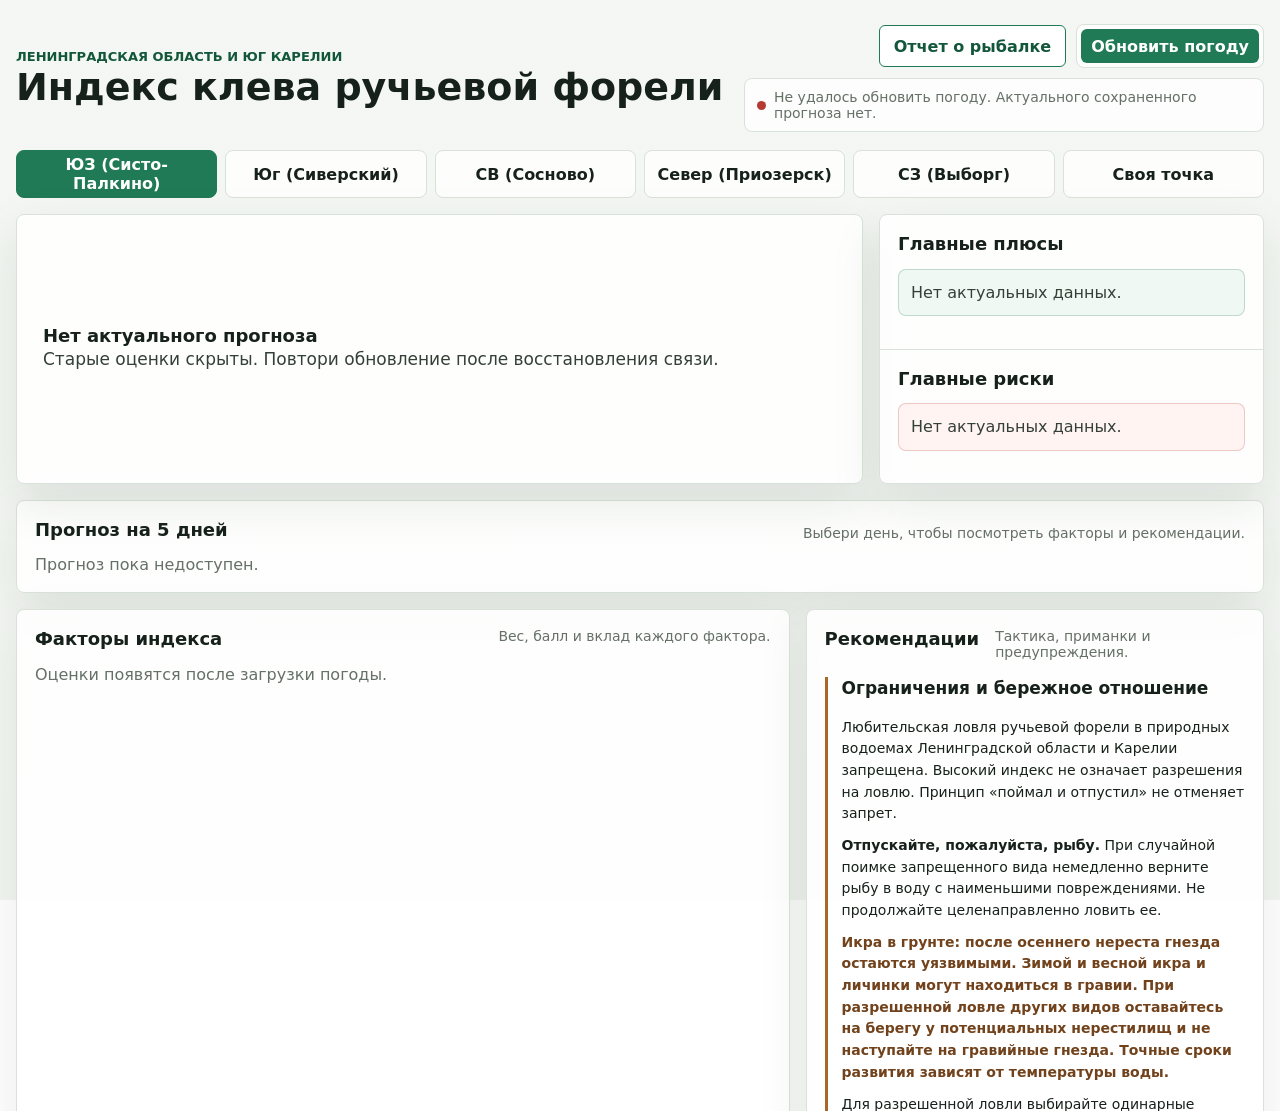
<file: index.html>
<!doctype html>
<html lang="ru">
  <head>
    <meta charset="utf-8" />
    <meta name="viewport" content="width=device-width, initial-scale=1" />
    <meta http-equiv="refresh" content="0; url=./app/" />
    <title>Индекс клева ручьевой форели</title>
    <link rel="canonical" href="./app/" />
    <style>
      body {
        margin: 0;
        min-height: 100vh;
        display: grid;
        place-items: center;
        background: #f3f6f2;
        color: #17211b;
        font-family: system-ui, -apple-system, BlinkMacSystemFont, "Segoe UI", sans-serif;
      }

      a {
        color: #1f7a55;
        font-weight: 800;
      }
    </style>
  </head>
  <body>
    <main>
      <p>Открываю дашборд...</p>
      <p><a href="./app/">Перейти вручную</a></p>
    </main>
  </body>
</html>
</file>
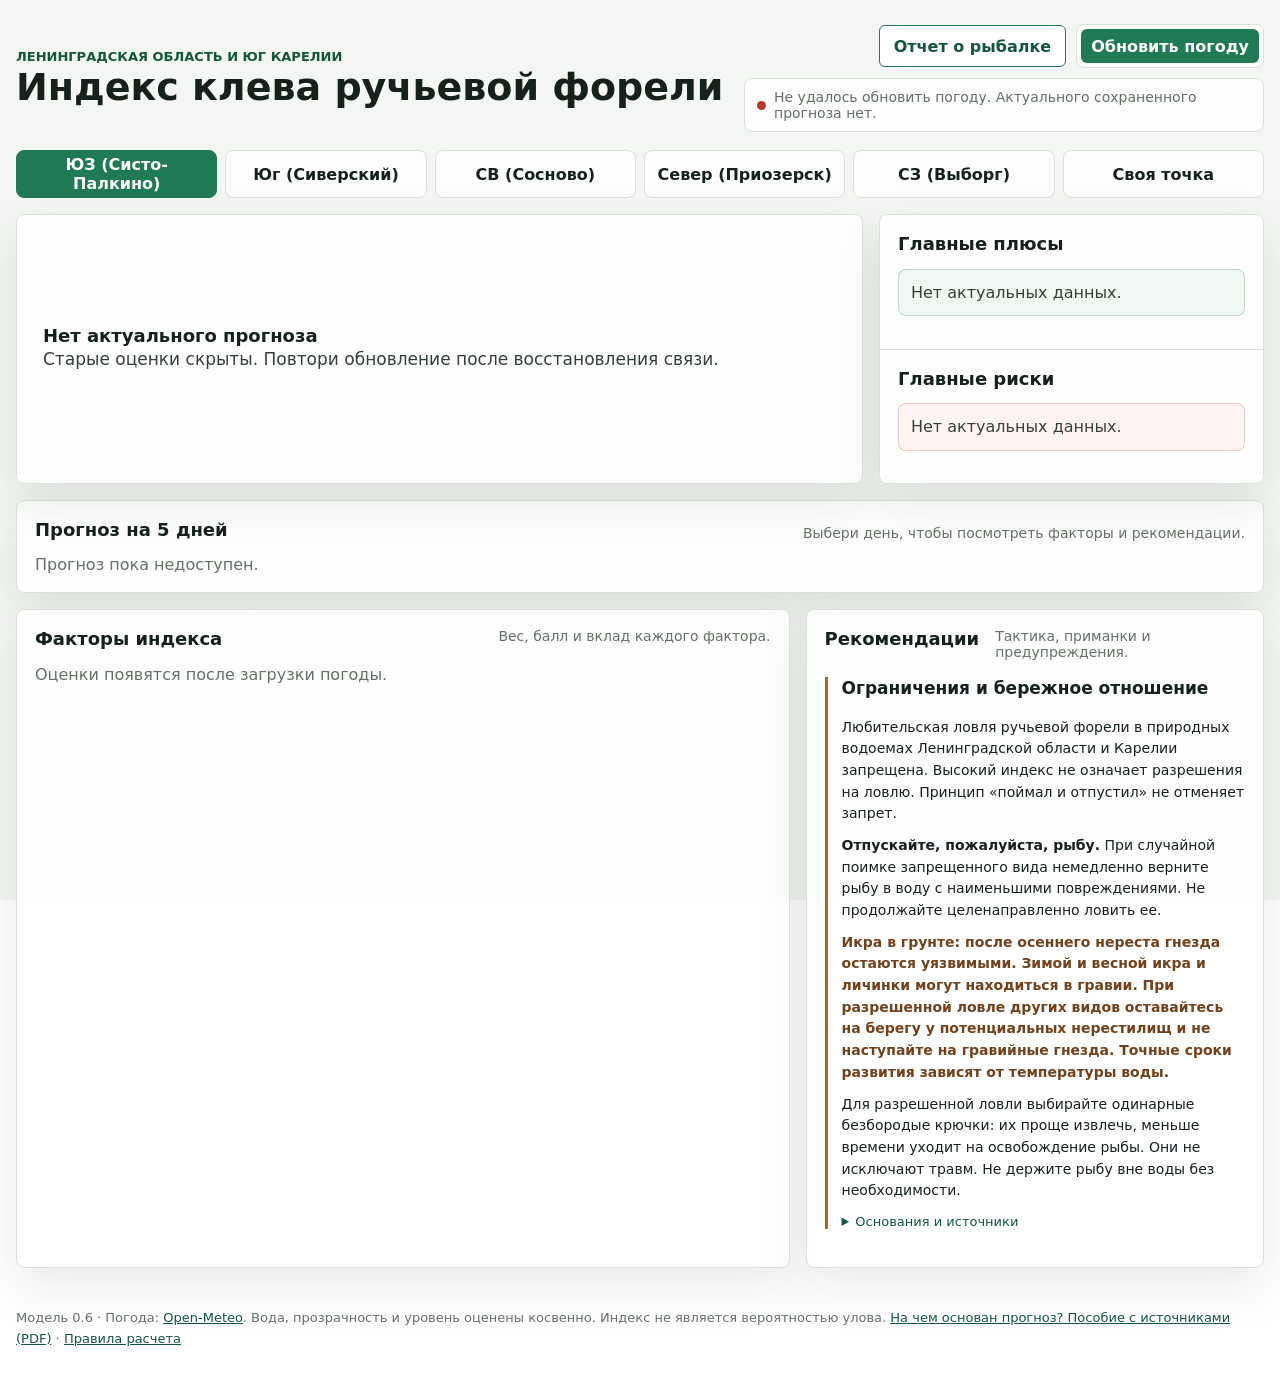
<file: app/index.html>
<!doctype html>
<html lang="ru">
  <head>
    <meta charset="utf-8" />
    <meta name="viewport" content="width=device-width, initial-scale=1" />
    <title>Индекс клева ручьевой форели</title>
    <link rel="stylesheet" href="./styles.css?v=0.9" />
  </head>
  <body>
    <main class="app-shell">
      <header class="topbar">
        <div>
          <p class="eyebrow">Ленинградская область и юг Карелии</p>
          <h1>Индекс клева ручьевой форели</h1>
        </div>
        <div class="top-actions">
          <button class="feedback-button" id="feedbackOpen" type="button" data-feedback-url="https://docs.google.com/forms/d/e/1FAIpQLSfwTraA5kHzZnJAEGCwaQiVefHgDDD7_S6n1bqVIfUKngwlSg/viewform" hidden>Отчет о рыбалке</button>
          <div class="mode-switch" aria-label="Обновление данных">
            <button class="mode-button active" type="button" data-mode="live">Обновить погоду</button>
          </div>
          <div class="data-status">
            <span class="status-dot"></span>
            <span id="dataStatusText" role="status" aria-live="polite">Данные: загружаю погоду...</span>
          </div>
        </div>
      </header>

      <nav class="region-tabs" aria-label="Районы мониторинга" id="regionTabs"></nav>

      <section class="custom-location" id="customLocation" aria-label="Своя точка" hidden>
        <form id="locationForm" class="location-form" novalidate>
          <label>Координаты (широта, долгота)
            <input id="locationCoordinates" type="text" inputmode="text" placeholder="60.557705, 30.253624" maxlength="80" autocomplete="off" spellcheck="false" aria-describedby="locationError locationPrivacy" required />
          </label>
          <button type="submit" class="location-submit" id="locationSubmit">Рассчитать</button>
          <button type="button" class="location-remove" id="locationRemove" hidden>Удалить точку</button>
        </form>
        <p id="locationError" class="location-error" role="alert"></p>
        <p id="locationMessage" class="location-message" role="status" aria-live="polite"></p>
        <p id="locationPrivacy" class="location-note">Точка сохраняется только в этом браузере. Координаты передаются Open-Meteo для получения погоды. Температура воды, прозрачность и уровень остаются расчетными, а не измеренными в ручье. Время указано по Москве.</p>
      </section>

      <section class="dashboard-grid">
        <article class="index-panel" id="indexPanel"></article>

        <aside class="side-panel">
          <section class="panel-block positive-block">
            <h2>Главные плюсы</h2>
            <ul class="driver-list" id="positiveDrivers"></ul>
          </section>
          <section class="panel-block risk-block">
            <h2>Главные риски</h2>
            <ul class="driver-list" id="negativeDrivers"></ul>
          </section>
        </aside>
      </section>

      <section class="forecast-section">
        <div class="section-header">
          <h2>Прогноз на 5 дней</h2>
          <p>Выбери день, чтобы посмотреть факторы и рекомендации.</p>
        </div>
        <div class="forecast-strip" id="forecastStrip"></div>
      </section>

      <section class="content-grid">
        <article class="panel">
          <div class="section-header compact">
            <h2>Факторы индекса</h2>
            <p>Вес, балл и вклад каждого фактора.</p>
          </div>
          <div class="factors-list" id="factorsList"></div>
        </article>

        <aside class="panel">
          <div class="section-header compact">
            <h2>Рекомендации</h2>
            <p>Тактика, приманки и предупреждения.</p>
          </div>
          <section class="fishing-care" aria-labelledby="fishingCareTitle">
            <h3 id="fishingCareTitle">Ограничения и бережное отношение</h3>
            <p>Любительская ловля ручьевой форели в природных водоемах Ленинградской области и Карелии запрещена. Высокий индекс не означает разрешения на ловлю. Принцип «поймал и отпустил» не отменяет запрет.</p>
            <p><strong>Отпускайте, пожалуйста, рыбу.</strong> При случайной поимке запрещенного вида немедленно верните рыбу в воду с наименьшими повреждениями. Не продолжайте целенаправленно ловить ее.</p>
            <p id="spawningAdvice" class="spawning-advice" hidden></p>
            <p>Для разрешенной ловли выбирайте одинарные безбородые крючки: их проще извлечь, меньше времени уходит на освобождение рыбы. Они не исключают травм. Не держите рыбу вне воды без необходимости.</p>
            <details class="care-sources">
              <summary>Основания и источники</summary>
              <p>Западный бассейн, включая Ладогу: <a href="https://fish.gov.ru/wp-content/uploads/2025/11/zapadnye.pdf" target="_blank" rel="noopener">правила рыболовства, пункты 25.2, 26.3 и 28.3</a>. Остальная Карелия: <a href="https://fish.gov.ru/wp-content/uploads/2025/11/severnye.pdf" target="_blank" rel="noopener">пункт 6 правил Северного бассейна</a> запрещает вылов видов региональных Красных книг; <a href="https://www.zapkivach.ru/company/projects/fauna/ikhtiofauna-zapovednika/" target="_blank" rel="noopener">ручьевая форель включена в Красную книгу Карелии</a>.</p>
              <p>О гнездах с икрой и риске вытаптывания: <a href="https://www.wildtrout.org/wttblog/life-between-gravel-grains" target="_blank" rel="noopener">Wild Trout Trust</a>; о бережном освобождении рыбы: <a href="https://www.wildtrout.org/trout-facts" target="_blank" rel="noopener">Trout Facts</a>.</p>
              <p>Проверено 30.09.2026 (ср). Сроки нереста различаются между ручьями. Сезонное предупреждение носит предосторожный характер, а не устанавливает срок запрета. Для конкретного водоема проверьте также местные ограничения и режим охраны. Координаты не определяют правовой статус места автоматически.</p>
            </details>
          </section>
          <div id="warningsBlock"></div>
          <p class="tactics-scope" id="tacticsScope" hidden>Общие приемы ниже применимы только там, где ловля соответствующего вида разрешена.</p>
          <ul class="recommendation-list" id="recommendationsList"></ul>
        </aside>
      </section>
      <footer class="model-note">Модель 0.6 · Погода: <a href="https://open-meteo.com/">Open-Meteo</a>. Вода, прозрачность и уровень оценены косвенно. Индекс не является вероятностью улова. <a href="../docs/methodology.pdf" target="_blank" rel="noopener">На чем основан прогноз? Пособие с источниками (PDF)</a> · <a href="https://github.com/Xenobiotik/trout-dashboard/blob/main/docs/model-v0.6.md">Правила расчета</a></footer>
    </main>

    <dialog class="feedback-dialog" id="feedbackDialog" aria-labelledby="feedbackTitle">
      <header class="feedback-header">
        <h2 id="feedbackTitle">Отчет о рыбалке</h2>
        <button id="feedbackClose" class="feedback-close" type="button" autofocus>Закрыть</button>
        <a id="feedbackExternal" target="_blank" rel="noopener noreferrer">Открыть форму в отдельной вкладке</a>
      </header>
      <div class="feedback-body" id="feedbackBody"></div>
    </dialog>

    <script src="./live-data.js?v=0.6"></script>
    <script src="./online-engine.js?v=0.7"></script>
    <script src="./data-cache.js?v=0.7"></script>
    <script src="./custom-location.js?v=0.8"></script>
    <script src="./app.js?v=0.8.1"></script>
    <script src="./feedback.js?v=0.9"></script>
  </body>
</html>
</file>
<file: app/styles.css>
:root {
  color-scheme: light;
  --bg: #f3f6f2;
  --surface: #ffffff;
  --surface-soft: #eaf0e7;
  --ink: #17211b;
  --muted: #657066;
  --line: #d9e2d8;
  --accent: #1f7a55;
  --accent-deep: #13573b;
  --amber: #b7791f;
  --red: #b43a32;
  --blue: #2d6f8f;
  --shadow: 0 18px 50px rgba(28, 45, 34, 0.10);
}

* {
  box-sizing: border-box;
}

body {
  margin: 0;
  min-height: 100vh;
  background:
    linear-gradient(180deg, rgba(243, 246, 242, 0.94), rgba(243, 246, 242, 1)),
    url("https://images.unsplash.com/photo-1500530855697-b586d89ba3ee?auto=format&fit=crop&w=1800&q=80");
  background-size: cover;
  background-attachment: fixed;
  color: var(--ink);
  font-family:
    Inter, ui-sans-serif, system-ui, -apple-system, BlinkMacSystemFont, "Segoe UI",
    sans-serif;
}

button,
input,
select {
  font: inherit;
}

.app-shell {
  width: min(1360px, calc(100% - 32px));
  margin: 0 auto;
  padding: 24px 0 40px;
}

.topbar {
  display: flex;
  align-items: center;
  justify-content: space-between;
  gap: 20px;
  margin-bottom: 18px;
}

.eyebrow {
  margin: 0 0 4px;
  color: var(--accent-deep);
  font-size: 13px;
  font-weight: 800;
  letter-spacing: 0;
  text-transform: uppercase;
}

h1,
h2,
p {
  margin: 0;
}

h1 {
  font-size: 38px;
  line-height: 1.02;
  letter-spacing: 0;
}

h2 {
  font-size: 18px;
  line-height: 1.2;
  letter-spacing: 0;
}

.top-actions {
  display: flex;
  align-items: center;
  justify-content: flex-end;
  flex-wrap: wrap;
  gap: 10px;
  max-width: 520px;
  min-width: 0;
}

.data-status {
  display: inline-flex;
  align-items: center;
  gap: 8px;
  padding: 10px 12px;
  border: 1px solid var(--line);
  border-radius: 8px;
  background: rgba(255, 255, 255, 0.78);
  color: var(--muted);
  font-size: 14px;
  white-space: normal;
  overflow-wrap: anywhere;
}

.mode-switch {
  display: inline-grid;
  grid-template-columns: auto;
  gap: 4px;
  padding: 4px;
  border: 1px solid var(--line);
  border-radius: 8px;
  background: rgba(255, 255, 255, 0.78);
}

.mode-button {
  min-height: 34px;
  padding: 6px 10px;
  border: 0;
  border-radius: 6px;
  background: transparent;
  color: var(--muted);
  cursor: pointer;
  font-weight: 900;
  white-space: nowrap;
}

.mode-button.active {
  background: var(--accent);
  color: white;
}

.status-dot {
  width: 9px;
  height: 9px;
  border-radius: 50%;
  background: var(--accent);
  flex-shrink: 0;
}

.data-status[data-status="error"] .status-dot { background: var(--red); }
.data-status[data-status="fallback"] .status-dot,
.data-status[data-status="loading"] .status-dot { background: var(--amber); }
.mode-button:disabled { opacity: .65; cursor: wait; }
.calculation { margin: 10px 0; padding: 10px 0; border-block: 1px solid var(--line); font-size: 14px; line-height: 1.6; overflow-wrap: anywhere; }
.model-note { margin-top: 24px; color: var(--muted); font-size: 13px; line-height: 1.6; }
.model-note a { color: var(--accent-deep); }

.feedback-button,
.feedback-close {
  min-height: 42px;
  padding: 8px 14px;
  border: 1px solid var(--accent);
  border-radius: 6px;
  background: white;
  color: var(--accent-deep);
  font-weight: 700;
  cursor: pointer;
}

.feedback-button:hover,
.feedback-close:hover { background: var(--surface-soft); }
.feedback-button:focus-visible,
.feedback-close:focus-visible,
.feedback-header a:focus-visible { outline: 3px solid var(--blue); outline-offset: 3px; }
.feedback-dialog {
  width: min(900px, calc(100% - 24px));
  height: min(900px, calc(100dvh - 24px));
  max-width: none;
  max-height: none;
  padding: 0;
  border: 1px solid var(--line);
  border-radius: 8px;
  background: white;
  color: var(--ink);
}
.feedback-dialog[open] { display: grid; grid-template-rows: auto minmax(0, 1fr); }
.feedback-dialog::backdrop { background: rgba(15, 22, 18, .55); }
body:has(.feedback-dialog[open]) { overflow: hidden; }
.feedback-header {
  display: grid;
  grid-template-columns: minmax(0, 1fr) auto;
  align-items: center;
  gap: 10px;
  padding: 12px 16px;
  border-bottom: 1px solid var(--line);
}
.feedback-header h2 { font-size: 18px; }
.feedback-header a { grid-column: 1 / -1; color: var(--accent-deep); font-size: 13px; }
.feedback-body { min-height: 0; }
.feedback-body iframe { display: block; width: 100%; height: 100%; border: 0; }

.region-tabs {
  display: grid;
  grid-template-columns: repeat(6, minmax(0, 1fr));
  gap: 8px;
  margin-bottom: 16px;
}

.region-tab {
  min-height: 48px;
  border: 1px solid var(--line);
  border-radius: 8px;
  background: rgba(255, 255, 255, 0.80);
  color: var(--ink);
  cursor: pointer;
  font-weight: 800;
  transition:
    border-color 160ms ease,
    background 160ms ease,
    transform 160ms ease;
}

.region-tab:hover {
  transform: translateY(-1px);
  border-color: rgba(31, 122, 85, 0.45);
}

.region-tab.active {
  background: var(--accent);
  color: white;
  border-color: var(--accent);
}

[hidden] { display: none !important; }
.custom-location { margin: 0 0 20px; padding: 4px 0 16px; border-bottom: 1px solid var(--line); }
.location-form { display: flex; flex-wrap: wrap; align-items: end; gap: 12px; }
.location-form label { flex: 1 1 230px; min-width: 0; display: grid; gap: 6px; font-size: 14px; font-weight: 700; }
.location-form input { min-width: 0; width: 100%; min-height: 44px; padding: 10px 12px; border: 1px solid var(--line); border-radius: 6px; background: white; color: var(--ink); }
.location-form button { min-height: 44px; padding: 10px 16px; border: 1px solid var(--accent); border-radius: 6px; cursor: pointer; font-weight: 700; }
.location-submit { background: var(--accent); color: white; }
.location-remove { background: transparent; color: var(--accent-deep); }
.location-form button:disabled { opacity: .65; cursor: wait; }
.location-form input[aria-invalid="true"] { border-color: var(--red); }
button:focus-visible, input:focus-visible { outline: 3px solid var(--blue); outline-offset: 3px; }
.location-error { color: var(--red); font-size: 14px; line-height: 1.5; }
.location-message, .location-note { color: var(--muted); font-size: 13px; line-height: 1.5; }
.location-error:not(:empty), .location-message:not(:empty), .location-note { margin-top: 8px; }
.region-name { overflow-wrap: anywhere; }

.dashboard-grid {
  display: grid;
  grid-template-columns: minmax(0, 1.65fr) minmax(300px, 0.75fr);
  gap: 16px;
  margin-bottom: 16px;
}

.index-panel,
.side-panel,
.panel {
  border: 1px solid var(--line);
  border-radius: 8px;
  background: rgba(255, 255, 255, 0.88);
  box-shadow: var(--shadow);
}

.index-panel {
  display: grid;
  grid-template-columns: auto minmax(0, 1fr);
  gap: 24px;
  min-height: 270px;
  padding: 26px;
}

.score-ring {
  display: grid;
  place-items: center;
  width: 190px;
  height: 190px;
  border-radius: 50%;
  background:
    radial-gradient(circle at center, #fff 0 58%, transparent 59%),
    conic-gradient(var(--score-color) calc(var(--score) * 1%), #dce5dc 0);
}

.score-value {
  display: flex;
  flex-direction: column;
  align-items: center;
  justify-content: center;
  width: 132px;
  height: 132px;
  border-radius: 50%;
  background: white;
  border: 1px solid var(--line);
}

.score-value strong {
  font-size: 50px;
  line-height: 1;
}

.score-value span {
  color: var(--muted);
  font-size: 13px;
  font-weight: 800;
  text-transform: uppercase;
}

.index-copy {
  min-width: 0;
  align-self: center;
}

.region-name {
  color: var(--muted);
  font-size: 15px;
  font-weight: 800;
}

.rating-row {
  display: flex;
  align-items: center;
  flex-wrap: wrap;
  gap: 10px;
  margin: 8px 0 12px;
}

.rating-row h2 {
  font-size: clamp(30px, 4vw, 46px);
}

.pill {
  display: inline-flex;
  align-items: center;
  min-height: 28px;
  padding: 4px 10px;
  border-radius: 999px;
  background: var(--surface-soft);
  color: var(--accent-deep);
  font-size: 13px;
  font-weight: 800;
}

.summary {
  max-width: 760px;
  color: #344037;
  font-size: 17px;
  line-height: 1.5;
}

.fishing-care {
  margin-bottom: 20px;
  padding-left: 14px;
  border-left: 3px solid #aa6727;
}

.fishing-care h3 { font-size: 17px; line-height: 1.35; }
.fishing-care p, .tactics-scope { margin-top: 10px; font-size: 14px; line-height: 1.55; }
.spawning-advice { color: #71421b; font-weight: 600; }
.care-sources { margin-top: 12px; color: var(--muted); font-size: 13px; }
.care-sources summary { cursor: pointer; color: var(--accent-deep); }
.care-sources p { font-size: 13px; }
.care-sources a { color: var(--accent-deep); overflow-wrap: anywhere; }
.tactics-scope { margin-bottom: 12px; color: var(--muted); }

.analytics-block {
  margin-top: 18px;
  padding: 14px;
  border: 1px solid var(--line);
  border-radius: 8px;
  background: #f8faf7;
}

.analytics-block h3 {
  margin: 0 0 10px;
  font-size: 15px;
  line-height: 1.2;
}

.analytics-block ul {
  display: grid;
  gap: 7px;
  margin: 0;
  padding-left: 18px;
  color: #344037;
  line-height: 1.38;
}

.meta-grid {
  display: grid;
  grid-template-columns: repeat(3, minmax(0, 1fr));
  gap: 8px;
  margin-top: 20px;
}

.meta-item {
  padding: 12px;
  border: 1px solid var(--line);
  border-radius: 8px;
  background: #f9fbf8;
}

.meta-label {
  display: block;
  color: var(--muted);
  font-size: 12px;
  font-weight: 800;
  text-transform: uppercase;
}

.meta-value {
  display: block;
  margin-top: 4px;
  font-size: 18px;
  font-weight: 900;
}

.side-panel {
  display: grid;
  gap: 0;
}

.panel-block {
  padding: 18px;
}

.panel-block + .panel-block {
  border-top: 1px solid var(--line);
}

.driver-list,
.recommendation-list {
  display: grid;
  gap: 10px;
  margin: 14px 0 0;
  padding: 0;
  list-style: none;
}

.driver-list li,
.recommendation-list li {
  padding: 12px;
  border-radius: 8px;
  background: #f8faf7;
  border: 1px solid var(--line);
  color: #344037;
  line-height: 1.35;
}

.positive-block .driver-list li {
  border-color: rgba(31, 122, 85, 0.24);
  background: #f0f8f3;
}

.positive-block .driver-list strong {
  color: var(--accent-deep);
}

.risk-block .driver-list li {
  border-color: rgba(180, 58, 50, 0.24);
  background: #fff4f2;
}

.risk-block .driver-list strong {
  color: #7a241e;
}

.driver-list strong {
  display: block;
  margin-bottom: 3px;
  color: var(--ink);
}

.forecast-section,
.panel {
  margin-bottom: 16px;
}

.forecast-section {
  padding: 18px;
  border: 1px solid var(--line);
  border-radius: 8px;
  background: rgba(255, 255, 255, 0.88);
  box-shadow: var(--shadow);
}

.section-header {
  display: flex;
  align-items: end;
  justify-content: space-between;
  gap: 16px;
  margin-bottom: 14px;
}

.section-header p {
  color: var(--muted);
  font-size: 14px;
}

.section-header.compact {
  align-items: start;
  margin-bottom: 16px;
}

.forecast-strip {
  display: grid;
  grid-template-columns: repeat(5, minmax(0, 1fr));
  gap: 10px;
}

.forecast-card {
  min-height: 132px;
  padding: 14px;
  border: 1px solid var(--line);
  border-radius: 8px;
  background: #f9fbf8;
  cursor: pointer;
  text-align: left;
}

.forecast-card.active {
  border-color: var(--accent);
  background: #edf7f1;
  box-shadow: inset 0 0 0 1px rgba(31, 122, 85, 0.35);
}

.forecast-date {
  color: var(--muted);
  font-size: 13px;
  font-weight: 800;
}

.forecast-score {
  display: flex;
  align-items: baseline;
  gap: 6px;
  margin: 12px 0 6px;
}

.forecast-score strong {
  font-size: 34px;
  line-height: 1;
}

.forecast-score span {
  color: var(--muted);
  font-size: 13px;
  font-weight: 800;
}

.forecast-rating {
  color: var(--accent-deep);
  font-weight: 900;
}

.content-grid {
  display: grid;
  grid-template-columns: minmax(0, 1.35fr) minmax(320px, 0.8fr);
  gap: 16px;
}

.panel {
  padding: 18px;
}

.factors-list {
  display: grid;
  gap: 10px;
}

.factor-row {
  display: grid;
  grid-template-columns: minmax(180px, 1fr) 88px minmax(160px, 0.8fr);
  gap: 14px;
  align-items: center;
  padding: 12px;
  border: 1px solid var(--line);
  border-radius: 8px;
  background: #fbfcfb;
}

.factor-title {
  min-width: 0;
}

.factor-title strong {
  display: block;
  line-height: 1.25;
}

.factor-title span {
  color: var(--muted);
  font-size: 13px;
}

.factor-title em {
  display: block;
  margin-top: 5px;
  color: #344037;
  font-size: 13px;
  font-style: normal;
  line-height: 1.3;
}

.factor-score {
  font-size: 24px;
  font-weight: 900;
  text-align: right;
}

.bar-track {
  height: 10px;
  overflow: hidden;
  border-radius: 999px;
  background: #dfe8df;
}

.bar-fill {
  height: 100%;
  width: var(--width);
  border-radius: inherit;
  background: var(--bar-color);
}

.factor-note {
  margin-top: 6px;
  color: var(--muted);
  font-size: 12px;
}

.warnings {
  display: grid;
  gap: 8px;
  margin-bottom: 14px;
}

.warning {
  padding: 12px;
  border: 1px solid rgba(180, 58, 50, 0.25);
  border-radius: 8px;
  background: #fff4f2;
  color: #7a241e;
  line-height: 1.35;
}

.empty-state {
  color: var(--muted);
}

@media (max-width: 980px) {
  .dashboard-grid,
  .content-grid {
    grid-template-columns: 1fr;
  }

  .region-tabs,
  .forecast-strip {
    grid-template-columns: repeat(2, minmax(0, 1fr));
  }
}

@media (max-width: 680px) {
  h1 { font-size: 28px; }
  .app-shell {
    width: min(100% - 20px, 1360px);
    padding-top: 14px;
  }

  .topbar {
    align-items: flex-start;
    flex-direction: column;
  }

  .top-actions {
    width: 100%;
    justify-content: flex-start;
  }

  .region-tabs,
  .forecast-strip {
    grid-template-columns: 1fr;
  }

  .index-panel {
    grid-template-columns: 1fr;
    padding: 18px;
  }

  .score-ring {
    width: 160px;
    height: 160px;
  }

  .score-value {
    width: 112px;
    height: 112px;
  }

  .score-value strong {
    font-size: 42px;
  }

  .meta-grid {
    grid-template-columns: 1fr;
  }

  .section-header {
    display: block;
  }

  .section-header p {
    margin-top: 4px;
  }

  .factor-row {
    grid-template-columns: 1fr;
    gap: 8px;
  }

  .factor-score {
    text-align: left;
  }
}
</file>
